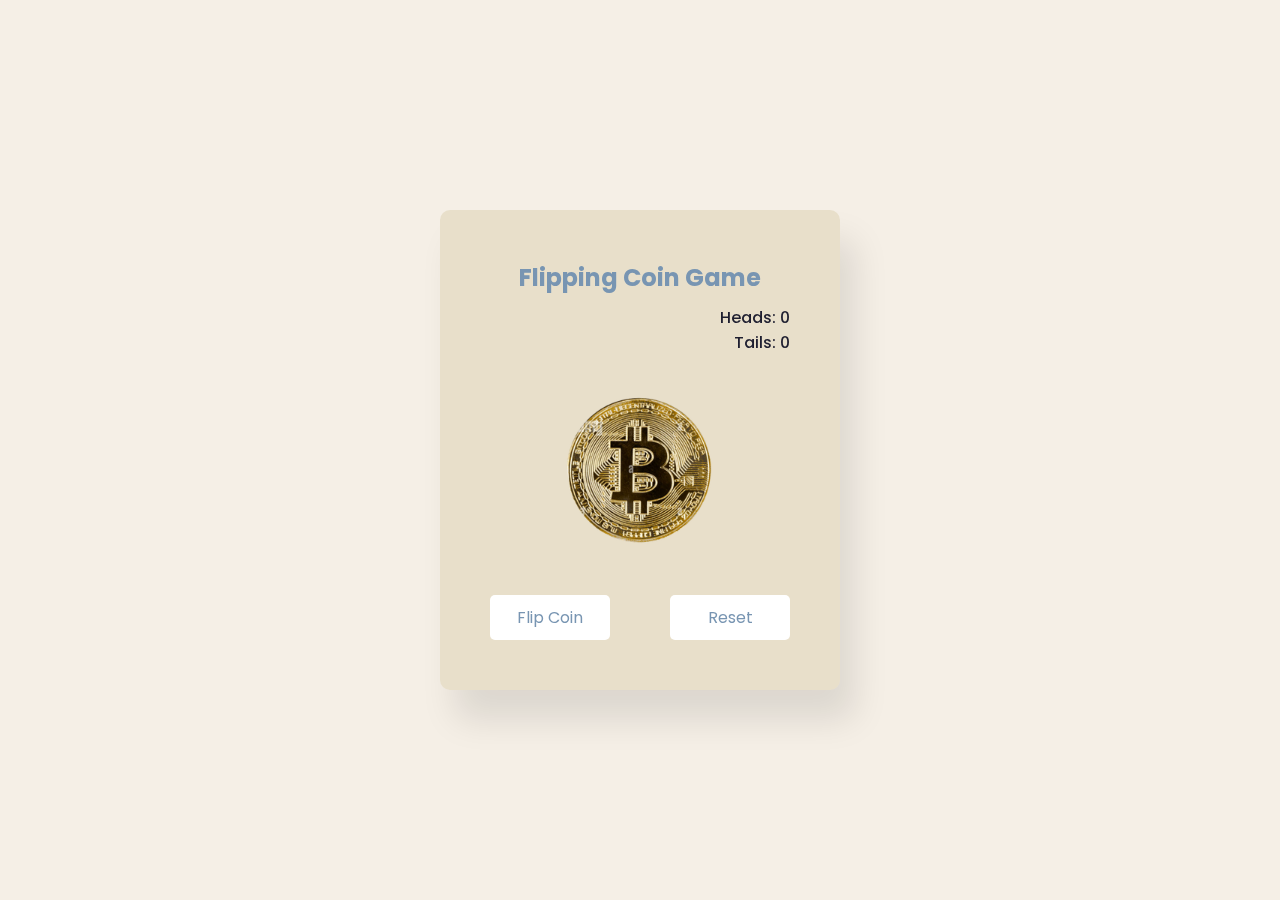
<file: index.html>
<!DOCTYPE html>
<html lang="en">

<head>
    <meta charset="UTF-8">
    <meta http-equiv="X-UA-Compatible" content="IE=edge">
    <meta name="viewport" content="width=device-width, initial-scale=1.0">
    <title>Coin flipping</title>
    <link rel="stylesheet" href="./coin-flipping-game/style.css">
</head>

<body>
    <!-- container START -->
    <div class="container">
        <!-- title -->
        <h2>Flipping Coin Game</h2>

        <!-- stats START -->
        <div class="stats">
            <p id="heads-count">Heads: 0</p>
            <p id="tails-count">Tails: 0</p>
        </div>
        <!-- stats END -->
        <!-- coin START -->
        <div class="coin" id="coin">
            <div class="heads">
                <img src="./coin-flipping-game/assets/headremover.png">
            </div>
            <div class="tails">
                <img src="./coin-flipping-game/assets/tailremover.png">
            </div>
        </div>
        <!-- coin END -->
        <!-- buttons START -->
        <div class="buttons">
            <button id="flip-button">
                Flip Coin
            </button>
            <button id="reset-button">
                Reset
            </button>
        </div>
        <!-- button END -->
    </div>
    <!-- cointainer END -->



    <!-- script -->
    <script src="./coin-flipping-game/app.js"></script>
</body>

</html>
</file>
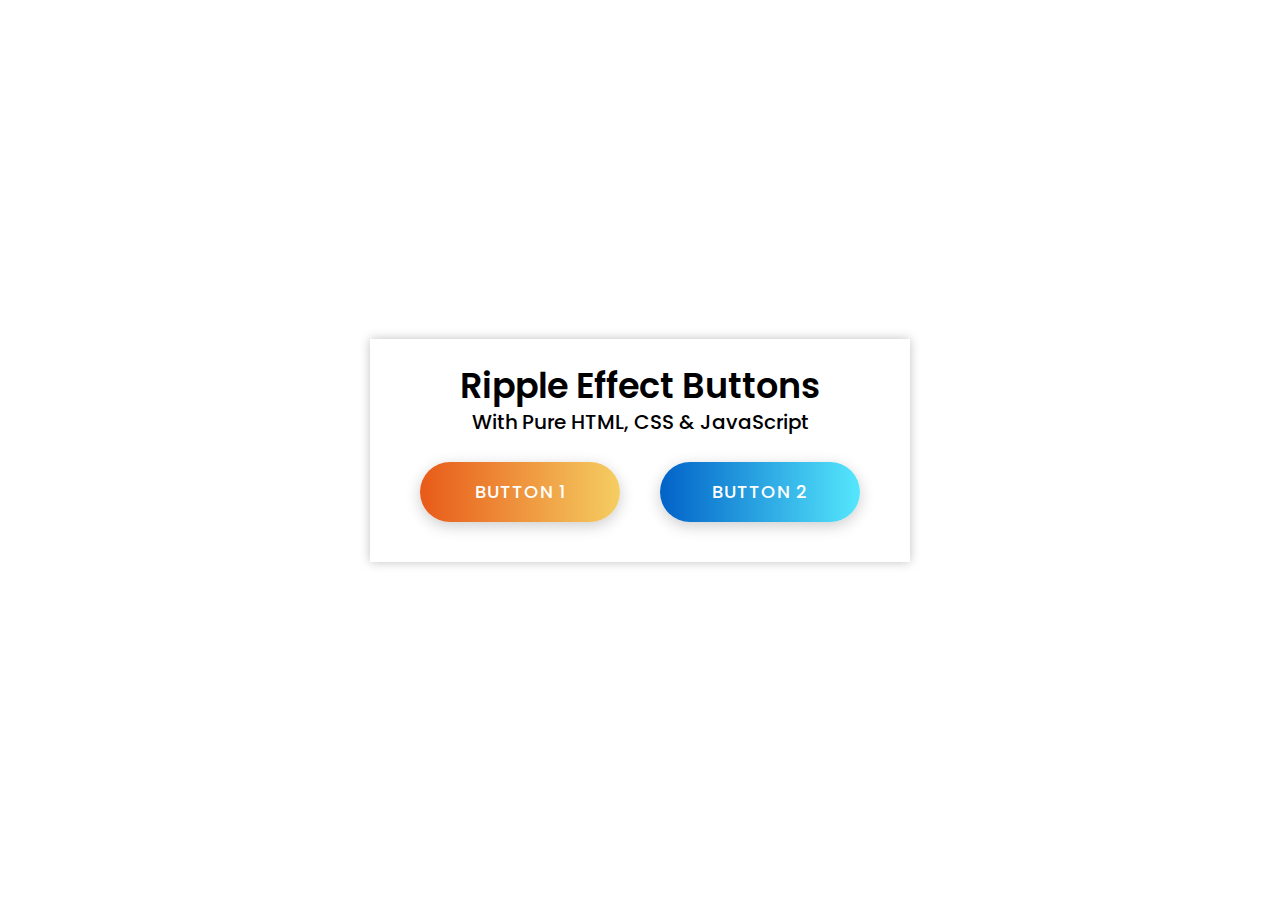
<file: Ripple Button Effect/index.html>
<!DOCTYPE html>
<html lang="en" dir="ltr">
  <head>
    <meta charset="utf-8" />
    <title>Button Ripple Effect</title>
    <link rel="stylesheet" href="style.css" />
  </head>
  <body>
    <div class="wrapper">
      <div class="text">Ripple Effect Buttons</div>
      <p>With Pure HTML, CSS & JavaScript</p>
      <div class="btns">
        <a href="#">Button 1</a>
        <a href="#">Button 2</a>
      </div>
    </div>
    <script>
      const buttons = document.querySelectorAll("a");
      buttons.forEach((button) => {
        // Listen for click event
        button.onclick = function (e) {
          // Get position of X
          let x = e.clientX - e.target.offsetLeft;
          // Get position of Y
          let y = e.clientY - e.target.offsetTop;
          // Create span element
          let ripple = document.createElement("span");
          // Position the span element
          ripple.style.left = `${x}px`;
          ripple.style.top = `${y}px`;
          // Add ripple class to span
          this.appendChild(ripple);
          // Remove span after 0.3s
          setTimeout(function () {
            ripple.remove();
          }, 600); // 1second = 1000ms
        };
      });
    </script>
  </body>
</html>
</file>
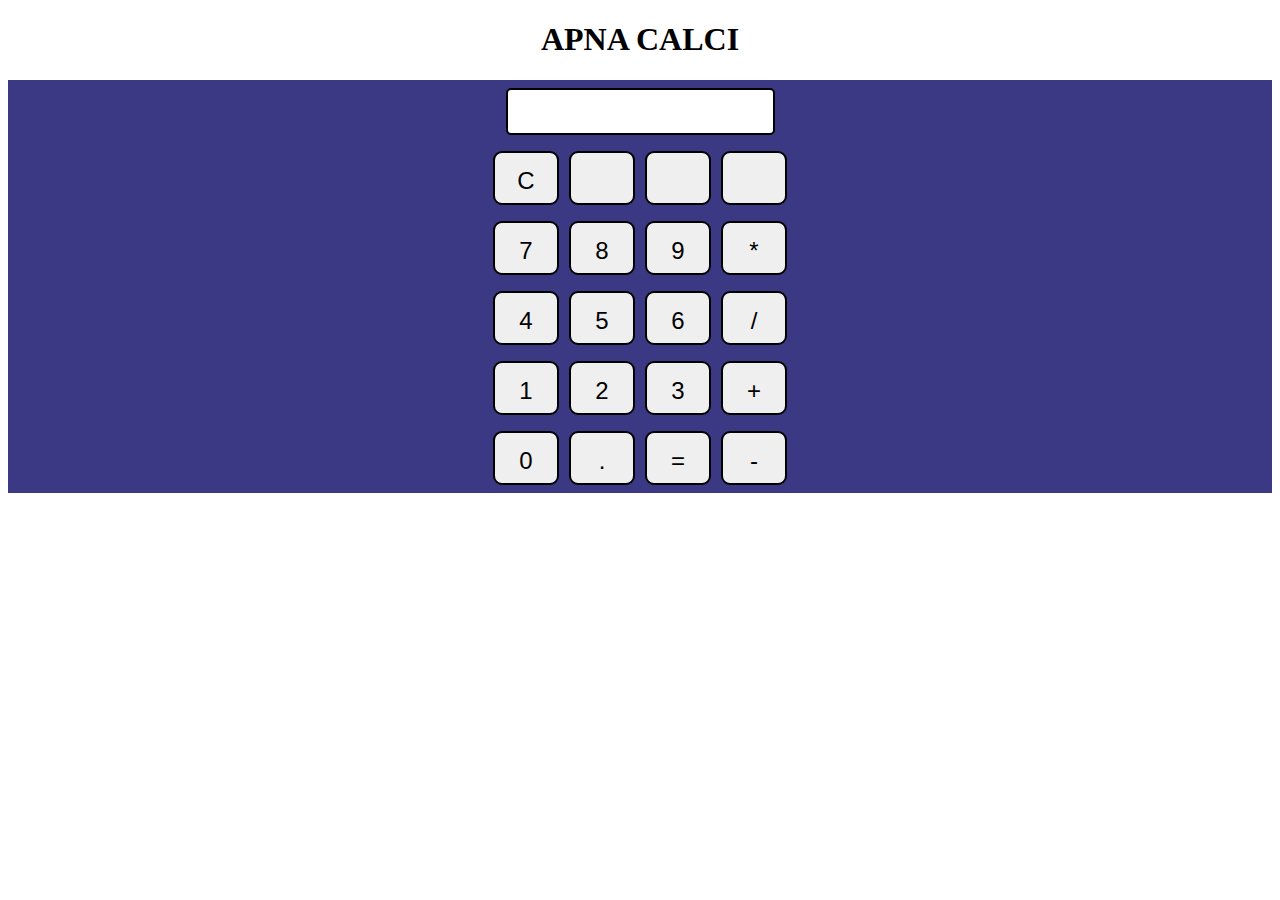
<file: calci/calci.html>
<!DOCTYPE html>
<html lang="en">

<head>
    <meta charset="UTF-8">
    <meta http-equiv="X-UA-Compatible" content="IE=edge">
    <meta name="viewport" content="width= , initial-scale=1.0">
    <title>Calculator</title>
    <link href="style.css" rel="stylesheet" type="text/css" />
    <link href="utils.css" rel="stylesheet" type="text/css" />
</head>

<body>
    <h1 class="text-center">APNA CALCI</h1>
    <div class="container bg-red mx-auto flex flex-col item-center">
       <div class="row">
        <input class="input" type="text">
        </div>
        <div class="row">
            <button class="button">C</button>
            <button class="button"></button>
            <button class="button"></button>
            <button class="button"></button>
        </div> 
        <div class="row">
            <button class="button">7</button>
            <button class="button">8</button>
            <button class="button">9</button>
            <button class="button">*</button>
        </div> 
        <div class="row">
            <button class="button">4</button>
            <button class="button">5</button>
            <button class="button">6</button>
            <button class="button">/</button>
        </div>
        <div class="row">
            <button class="button">1</button>
            <button class="button">2</button>
            <button class="button">3</button>
            <button class="button">+</button>
        </div>
        <div class="row">
            <button class="button">0</button>
            <button class="button">.</button>
            <button class="button">=</button>
            <button class="button">-</button>
        </div>
        </div>
        <script src="calci.js"></script>
</body>

</html>
</file>
<file: coin-flipping-game/style.css>
@import url("https://fonts.googleapis.com/css2?family=Poppins:wght@200;400;500&display=swap");

* {
  padding: 0;
  margin: 0;
  box-sizing: border-box;
  font-family: "Poppins", sans-serif;
}
body {
  height: 100%;
  background-color: #f5efe6;
  color: #7895b2;
}
.container {
  background-color: #e8dfca;
  width: 400px;
  padding: 50px;
  position: absolute;
  transform: translate(-50%, -50%);
  top: 50%;
  left: 50%;
  box-shadow: 15px 30px 35px rgba(0, 0, 0, 0.1);
  border-radius: 10px;
  -webkit-perspective: 300px;
  perspective: 300px;
}
.container h2 {
  text-align: center;
}
.stats {
  margin-top: 10px;
  text-align: right;
  color: #1f1f30;
  font-weight: 500;
  line-height: 25px;
}
.coin img {
  width: 150px;
}
.coin {
  height: 150px;
  width: 150px;
  position: relative;
  margin: 40px auto;
  -webkit-transform-style: preserve-3d;
  transform-style: preserve-3d;
}
.heads,
.tails {
  position: absolute;
  width: 100%;
  height: 100%;
  -webkit-backface-visibility: hidden;
  backface-visibility: hidden;
}
.tails {
  transform: rotateX(180deg);
}
@keyframes spin-tails {
  0% {
    transform: rotateX(0);
  }
  100% {
    transform: rotateX(1980deg);
  }
}
@keyframes spin-heads {
  0% {
    transform: rotateX(0);
  }
  100% {
    transform: rotateX(2160deg);
  }
}
.buttons {
  display: flex;
  justify-content: space-between;
}
button {
  font-size: medium;
  margin-top: 10px;
  width: 120px;
  padding: 10px 0;
  border: none;
  border-radius: 5px;
  cursor: pointer;
}
#flip-button:hover {
  background-color: #7895b2;
  color: #ffffff;
}
#flip-button {
  background-color: #ffffff;
  color: #7895b2;
}
#flip-button:disabled {
  background-color: #e1e0ee;
  border-color: #e1e0ee;
  color: #101020;
  font-weight: 500;
}
#reset-button {
  background-color: #ffffff;
  color: #7895b2;
}
#reset-button:hover {
  background-color: #7895b2;
  color: #ffffff;
}
</file>
<file: Ripple Button Effect/style.css>
@import url("https://fonts.googleapis.com/css?family=Poppins:400,500,600,700&display=swap");
* {
  margin: 0;
  padding: 0;
  outline: none;
  box-sizing: border-box;
  font-family: "Poppins", sans-serif;
}
html,
body {
  display: grid;
  height: 100%;
  place-items: center;
  text-align: center;
}
.wrapper {
  background: #fff;
  padding: 20px 30px;
  box-shadow: 0px 0px 10px rgba(0, 0, 0, 0.25);
}
.wrapper .text {
  font-size: 35px;
  font-weight: 600;
}
.wrapper p {
  font-size: 20px;
  font-weight: 500;
  line-height: 20px;
}
.wrapper .btns {
  display: flex;
  margin: 30px 0 20px 0;
}
.btns a {
  position: relative;
  margin: 0 20px;
  height: 60px;
  width: 200px;
  display: block;
  line-height: 60px;
  border-radius: 30px;
  text-decoration: none;
  color: #fff;
  font-size: 18px;
  font-weight: 500;
  text-transform: uppercase;
  letter-spacing: 1px;
  overflow: hidden;
  box-shadow: 0 4px 15px rgba(0, 0, 0, 0.2);
}
.btns a:first-child {
  background: linear-gradient(-90deg, #f5ce62, #e85a19);
}
.btns a:last-child {
  background: linear-gradient(90deg, #0162c8, #55e7fc);
}
.btns a > span {
  position: absolute;
  background: #fff;
  transform: translate(-50%, -50%);
  border-radius: 50%;
  pointer-events: none;
  animation: ripples 0.6s linear infinite;
}
/* Add animation */
@keyframes ripples {
  0% {
    width: 0px;
    height: 0px;
    opacity: 0.5;
  }
  100% {
    width: 500px;
    height: 500px;
    opacity: 0;
  }
}
</file>
<file: calci/style.css>
.button{
    padding: 14px;
    margin: 0 3px;
    border: 2px solid black;
    border-radius: 9px;
    cursor: pointer;
    width: 66px;
    height: 54px;
    font-size: x-large;
  }
  .row{
     margin: 8px 0;
     
  }
</file>
<file: calci/utils.css>
.text-center{
    text-align: center;
}
.bg-red{
    background: rgb(59, 57, 132);
}
.mx-auto{
    margin: auto;
}
.flex{
    display:flex;
}
.flex-col{
    flex-direction: column;
} 
.item-center{
    align-items:center;
}
.row input{
    font-size:20px;
     margin:0;
     padding:10px 00px;
     border: 2px solid black;
     border-radius:5px;
}
</file>
